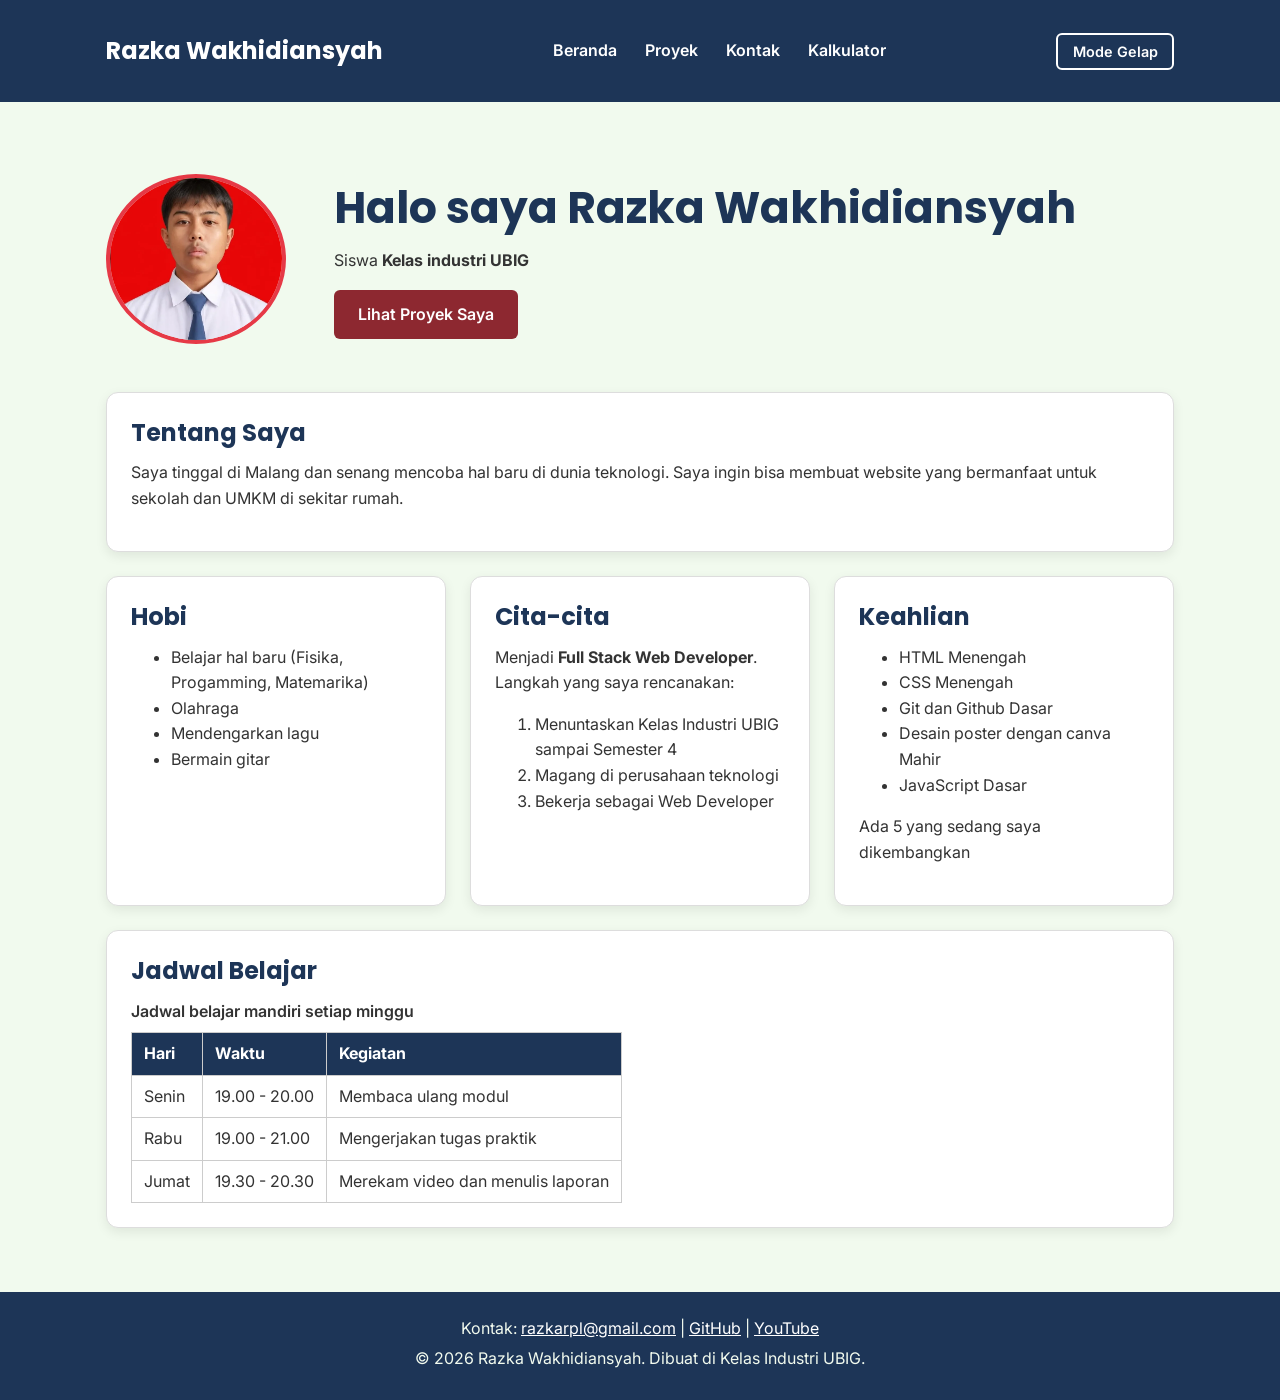
<file: index.html>
<!doctype html>
<html lang="id">
  <head>
    <meta charset="UTF-8" />
    <meta name="viewport" content="width=device-width, initial-scale=1.0" />
    <title>Razka Wakhidiansyah | Beranda</title>
    <meta name="description" content="Mari kita mengenal, murid SMK Brantas Karangkates, Razka Wakhidiansyah!" />
    <link rel="preconnect" href="https://fonts.googleapis.com" />
    <link rel="preconnect" href="https://fonts.gstatic.com" crossorigin />
    <link
      href="https://fonts.googleapis.com/css2?family=Inter:wght@400;600&family=Poppins:wght@600;700&display=optional"
      rel="stylesheet"
    />
    <link rel="stylesheet" href="css/style.css" />
  </head>
  <body>
    <header>
      <div class="container navbar">
        <h1>Razka Wakhidiansyah</h1>
        <nav class="menu-laptop">
          <ul>
            <li><a href="index.html">Beranda</a></li>
            <li><a href="proyek.html">Proyek</a></li>
            <li><a href="kontak.html">Kontak</a></li>
            <li><a href="/folder kalkulator/kalkulator.html">Kalkulator</a></li>
          </ul>
        </nav>
        <button type="button" id="tombol-tema" class="tombol-tema">
          Mode Gelap
        </button>
        <!-- Tantangan: menu ponsel yang bisa dibuka-tutup -->
        <details class="menu-ponsel">
          <summary>Menu</summary>
          <nav>
            <ul>
            <li><a href="index.html">Beranda</a></li>
            <li><a href="proyek.html">Proyek</a></li>
            <li><a href="kontak.html">Kontak</a></li>
            <li><a href="/folder kalkulator/kalkulator.html">Kalkulator</a></li>
            </ul>
          </nav>
        </details>
      </div>
    </header>

    <main>
      <div class="container">
        <section class="hero">
          <img
            src="image/foto-profil.webp"
            width="180"
            height="170"
            alt="Foto profil Razka Wakhidiansyah"
          />
          <div>
            <h2>Halo, saya Razka!</h2>
            <p>
              Siswa kelas X SMK, calon Junior Web Developer di Kelas Industri
              UBIG.
            </p>
            <a href="proyek.html" class="tombol">Lihat Proyek Saya</a>
          </div>
        </section>

        <section class="kartu">
          <h2>Tentang Saya</h2>
          <p>
            Saya tinggal di Malang dan senang mencoba hal baru di dunia
            teknologi. Saya ingin bisa membuat website yang bermanfaat untuk
            sekolah dan UMKM di sekitar rumah.
          </p>
        </section>

        <div class="daftar-kartu">
          <section class="kartu">
            <h2>Hobi</h2>
            <ul id="daftar-hobi">
              <li>Belajar hal baru (Fisika, Progamming, Matemarika)</li>
              <li>Olahraga</li>
              <li>Mendengarkan lagu</li>
            </ul>
          </section>

          <section class="kartu">
            <h2>Cita-cita</h2>
            <p>
              Menjadi <strong>Full Stack Web Developer</strong>. Langkah yang
              saya rencanakan:
            </p>
            <ol>
              <li>Menuntaskan Kelas Industri UBIG sampai Semester 4</li>
              <li>Magang di perusahaan teknologi</li>
              <li>Bekerja sebagai Web Developer</li>
            </ol>
          </section>

          <section class="kartu kartuskill">
            <h2>Keahlian</h2>
            <ul id="daftar-skill"></ul>
            <p id="jumlah-skill"></p>
          </section>
        </div>

        <section class="kartu">
          <h2>Jadwal Belajar</h2>
          <table>
            <caption>
              Jadwal belajar mandiri setiap minggu
            </caption>
            <thead>
              <tr>
                <th>Hari</th>
                <th>Waktu</th>
                <th>Kegiatan</th>
              </tr>
            </thead>
            <tbody>
              <tr>
                <td>Senin</td>
                <td>19.00 - 20.00</td>
                <td>Membaca ulang modul</td>
              </tr>
              <tr>
                <td>Rabu</td>
                <td>19.00 - 21.00</td>
                <td>Mengerjakan tugas praktik</td>
              </tr>
              <tr>
                <td>Jumat</td>
                <td>19.30 - 20.30</td>
                <td>Merekam video dan menulis laporan</td>
              </tr>
            </tbody>
          </table>
        </section>
      </div>
    </main>

    <footer>
      <p>
        Kontak: <a href="mailto:razkarplgmail.com">razkarpl@gmail.com</a> |
        <a href="https://github.com/RazkaRPL" target="_blank">GitHub</a> |
        <a href="https://www.youtube.com/@Razka_RPL" target="_blank">YouTube</a>
      </p>
      <p id="p2">&copy; 2026 Razka Wakhidiansyah. Dibuat di Kelas Industri UBIG.</p>
    </footer>
    <script src="/js/main.js" defer></script>
  </body>
</html>
</file>
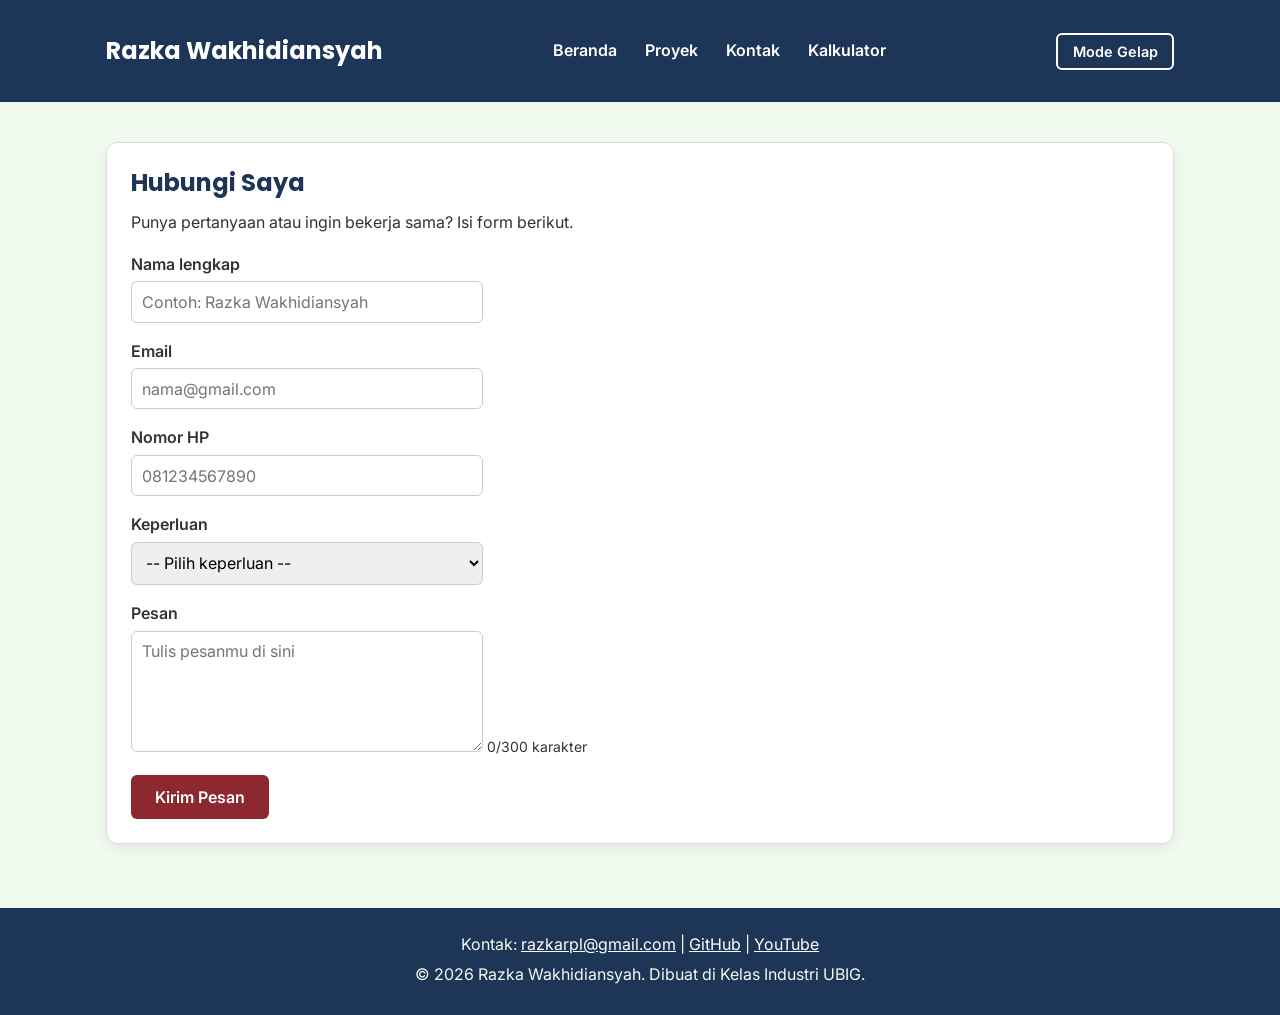
<file: kontak.html>
<!doctype html>
<html lang="id">
  <head>
    <meta charset="UTF-8" />
    <meta name="viewport" content="width=device-width, initial-scale=1.0" />
    <title>Razka Wakhidiansyah | Kontak</title>
    <meta name="description" content="Kontak saya Razka Wakhidiansyah, Jika ada pertanyaan." />
    <link rel="preconnect" href="https://fonts.googleapis.com" />
    <link rel="preconnect" href="https://fonts.gstatic.com" crossorigin />
    <link
      href="https://fonts.googleapis.com/css2?family=Inter:wght@400;600&family=Poppins:wght@600;700&display=swap"
      rel="stylesheet"
    />
    <link rel="stylesheet" href="css/style.css" />
  </head>
  <body>
    <header>
      <div class="container navbar">
        <h1>Razka Wakhidiansyah</h1>
        <nav class="menu-laptop">
          <ul>
            <li><a href="index.html">Beranda</a></li>
            <li><a href="proyek.html">Proyek</a></li>
            <li><a href="kontak.html">Kontak</a></li>
            <li><a href="/folder kalkulator/kalkulator.html">Kalkulator</a></li>
          </ul>
        </nav>
        <button type="button" id="tombol-tema" class="tombol-tema">
          Mode Gelap
        </button>
        <!-- Tantangan: menu ponsel yang bisa dibuka-tutup -->
        <details class="menu-ponsel">
          <summary>Menu</summary>
          <nav>
            <ul>
              <li><a href="index.html">Beranda</a></li>
              <li><a href="proyek.html">Proyek</a></li>
              <li><a href="kontak.html">Kontak</a></li>
              <li><a href="/folder kalkulator/kalkulator.html">Kalkulator</a></li>
            </ul>
          </nav>
        </details>
      </div>
    </header>

    <main>
      <div class="container">
        <section class="kartu">
          <h2>Hubungi Saya</h2>
          <p>Punya pertanyaan atau ingin bekerja sama? Isi form berikut.</p>

          <form>
            <p>
              <label for="nama">Nama lengkap</label><br />
              <input
                type="text"
                id="nama"
                name="nama"
                placeholder="Contoh: Razka Wakhidiansyah"
                required
              />
            </p>
            <p>
              <label for="email">Email</label><br />
              <input
                type="email"
                id="email"
                name="email"
                placeholder="nama@gmail.com"
                required
              />
            </p>
            <p>
              <label for="hp">Nomor HP</label><br />
              <input
                type="tel"
                id="hp"
                name="hp"
                placeholder="081234567890"
                required
              />
            </p>
            <p>
              <label for="keperluan">Keperluan</label><br />
              <select id="keperluan" name="keperluan" required>
                <option value="">-- Pilih keperluan --</option>
                <option value="bertanya">Bertanya</option>
                <option value="kerja-sama">Kerja sama proyek</option>
                <option value="lainnya">Lainnya</option>
              </select>
            </p>
            <p>
              <label for="pesan">Pesan</label><br />
              <textarea
                id="pesan"
                name="pesan"
                rows="5"
                cols="40"
                maxlength="300"
                placeholder="Tulis pesanmu di sini"
                required
              ></textarea>
              <span id="hitung-karakter" class="keterangan">0/300 karakter</span>
            </p>
            <button type="submit">Kirim Pesan</button>
          </form>
        </section>
      </div>
    </main>

    <footer>
      <p>
        Kontak:
        <a href="mailto:razkarpl@gmail.com">razkarpl@gmail.com</a> |
        <a href="https://github.com/" target="_blank">GitHub</a> |
        <a href="https://www.youtube.com/" target="_blank">YouTube</a>
      </p>
      <p id="p2">
        &copy; 2026 Razka Wakhidiansyah. Dibuat di Kelas Industri UBIG.
      </p>
    </footer>
    <script src="/js/main.js" defer></script>
  </body>
</html>
</file>
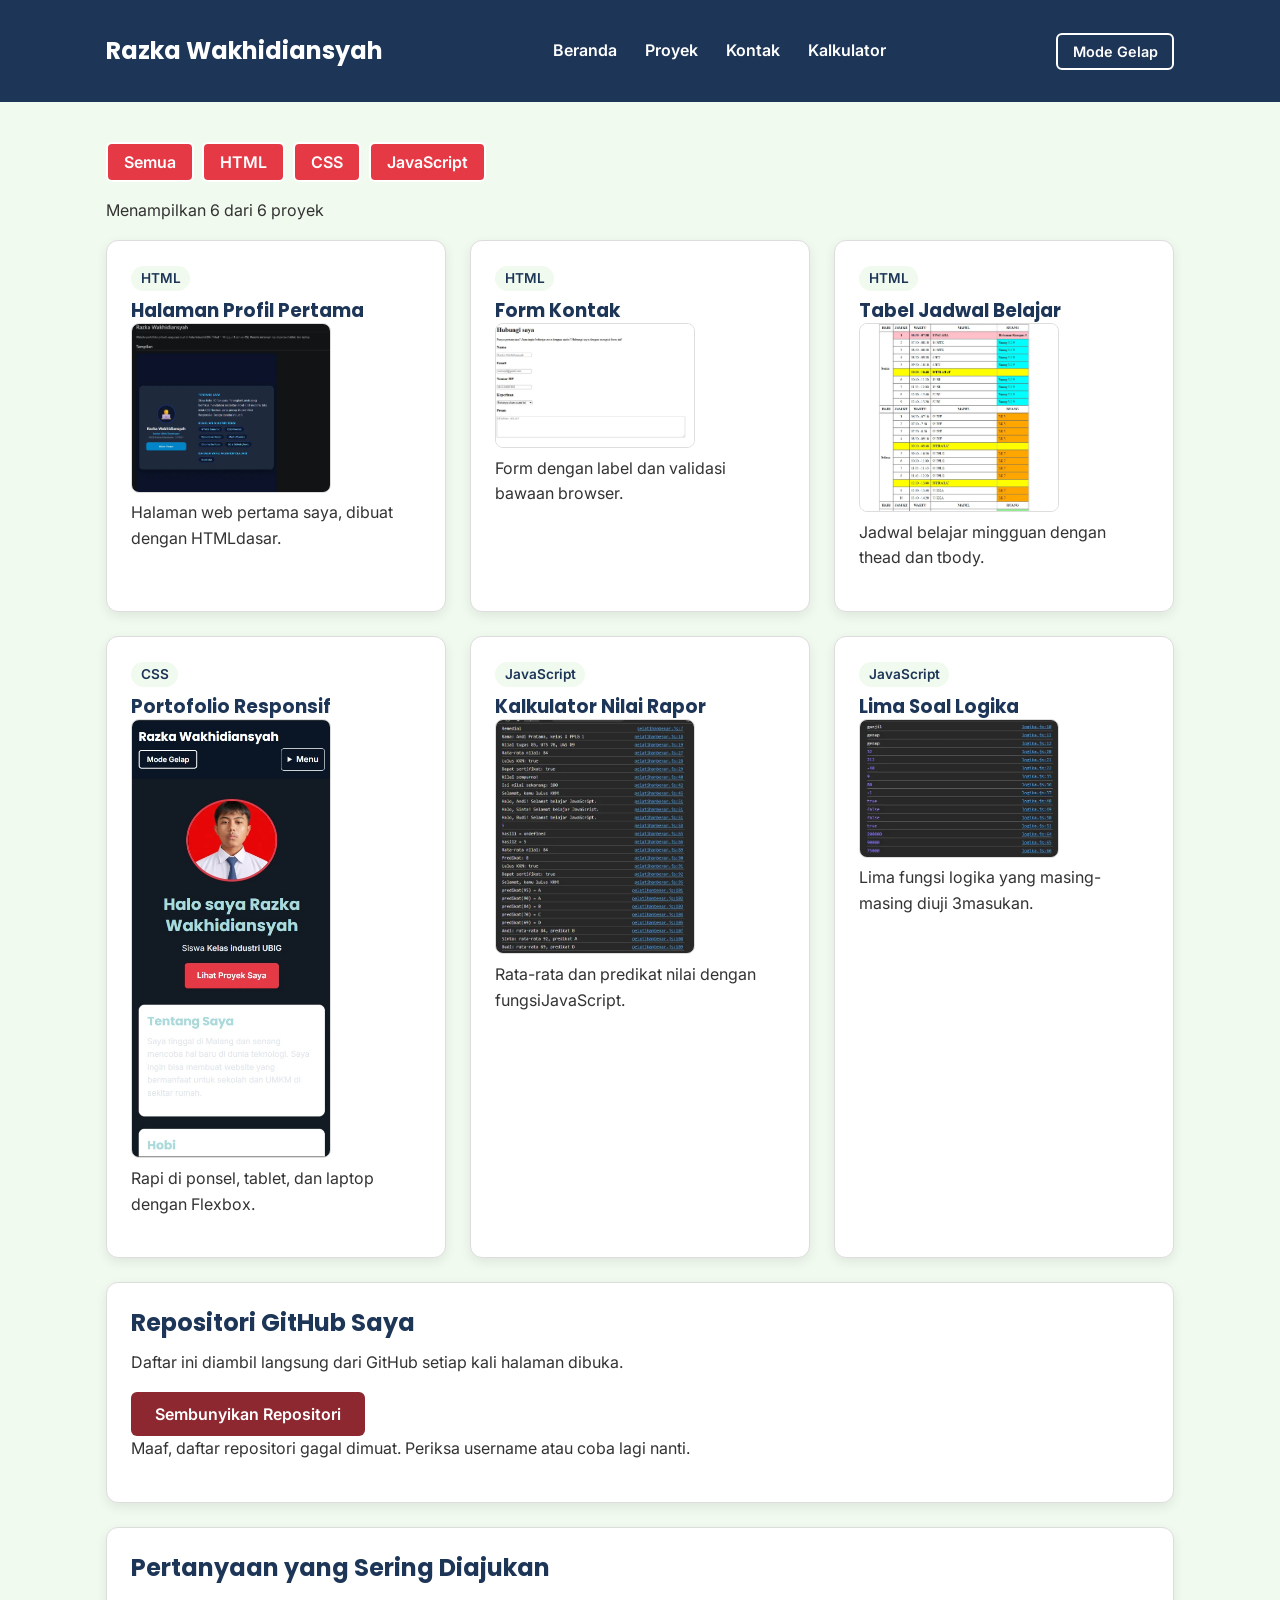
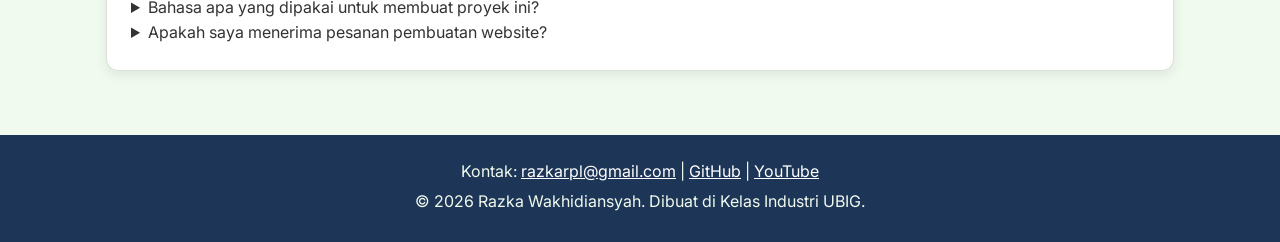
<file: proyek.html>
<!doctype html>
<html lang="id">
  <head>
    <meta charset="UTF-8" />
    <meta name="viewport" content="width=device-width, initial-scale=1.0" />
    <title>Razka Wakhidiansyah | Proyek</title>
    <meta name="description" content="Ini merupakan galeri dari segala proyek yang telah saya buat." />
    <link rel="preconnect" href="https://fonts.googleapis.com" />
    <link rel="preconnect" href="https://fonts.gstatic.com" crossorigin />
    <link
      href="https://fonts.googleapis.com/css2?family=Inter:wght@400;600&family=Poppins:wght@600;700&display=swap"
      rel="stylesheet"
    />
    <link rel="stylesheet" href="css/style.css"/>
  </head>
  <body>
    <header>
      <div class="container navbar">
        <h1>Razka Wakhidiansyah</h1>
        <nav class="menu-laptop">
          <ul>
            <li><a href="index.html">Beranda</a></li>
            <li><a href="proyek.html">Proyek</a></li>
            <li><a href="kontak.html">Kontak</a></li>
            <li><a href="/folder kalkulator/kalkulator.html">Kalkulator</a></li>
          </ul>
        </nav>
        <button type="button" id="tombol-tema" class="tombol-tema">
          Mode Gelap
        </button>
        <!-- Tantangan: menu ponsel yang bisa dibuka-tutup -->
        <details class="menu-ponsel">
          <summary>Menu</summary>
          <nav>
            <ul>
              <li><a href="index.html">Beranda</a></li>
              <li><a href="proyek.html">Proyek</a></li>
              <li><a href="kontak.html">Kontak</a></li>
              <li><a href="/folder kalkulator/kalkulator.html">Kalkulator</a></li>

            </ul>
          </nav>
        </details>
      </div>
    </header>

    <main>
      <div class="container">
        <div class="filter">

    <button type="button" class="tombol-filter active" id="filter-semua">Semua</button>

    <button type="button" class="tombol-filter active" id="filter-html">HTML</button>
    
    <button type="button" class="tombol-filter active" id="filter-css">CSS</button>

    <button type="button" class="tombol-filter active" id="filter-javascript">JavaScript</button>


  </div>

    <p id="jumlah-proyek"></p>
    <div class="daftar-kartu" id="daftar-proyek"></div>
    
  <section class="kartu">
      <h2>Repositori GitHub Saya</h2>
      <p>Daftar ini diambil langsung dari GitHub setiap kali halaman
      dibuka.</p>
      <button id="tombol-repo" class="tombol-kecil">Sembunyikan Repositori</button>
      <p id="status-repo"></p>
      <ul id="daftar-repo"></ul>
  </section>

        <!-- FAQ dengan details dan summary -->
        <section class="kartu">
          <h2>Pertanyaan yang Sering Diajukan</h2>
          <details>
            <summary>Bahasa apa yang dipakai untuk membuat proyek ini?</summary>
            <p>
             <p>Proyek di halaman ini dibuat dengan HTML, CSS, dan JavaScript.
                Pilih tombol kategori di atas untuk melihat proyek per bahasa.</p>
            </p>
          </details>
          <details>
            <summary>Apakah saya menerima pesanan pembuatan website?</summary>
            <p>
              Belum, saya masih belajar. Namun kamu tetap boleh menghubungi saya
              melalui halaman Kontak.
            </p>
          </details>
        </section>
      </div>
    </main>

    <footer>
      <p>
        Kontak: <a href="mailto:razkarpl@gmail.com">razkarpl@gmail.com</a> |
        <a href="https://github.com/RazkaRPL" target="_blank">GitHub</a> |
        <a href="https://www.youtube.com/@Razka_RPL" target="_blank">YouTube</a>
      </p>
      <p id="p2">
        &copy; 2026 Razka Wakhidiansyah. Dibuat di Kelas Industri UBIG.
      </p>
    </footer>
    <script src="/js/main.js"></script>
  </body>
</html>
</file>
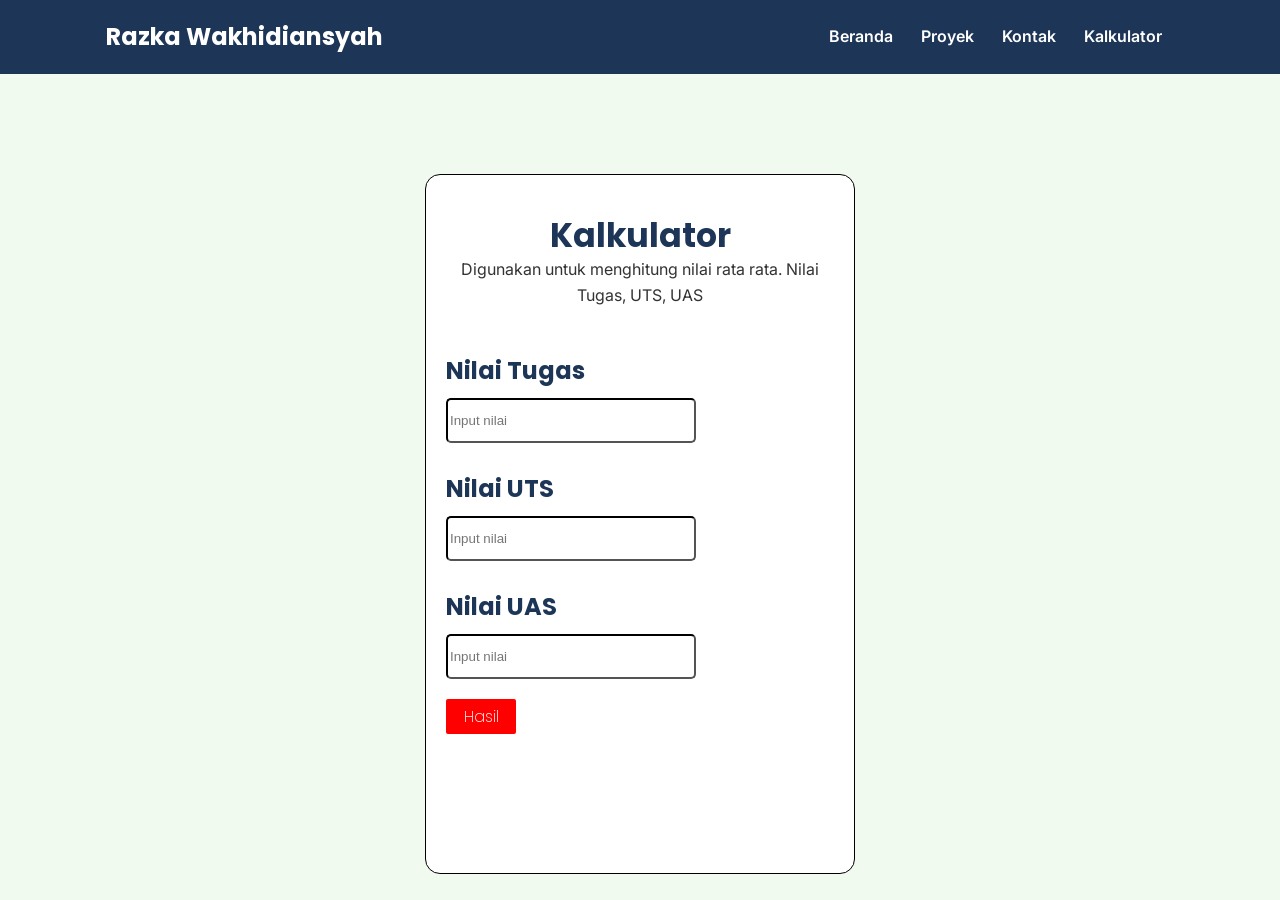
<file: folder kalkulator/kalkulator.html>
<!DOCTYPE html>
<html lang="en">
<head>
    <meta charset="UTF-8">
    <meta name="viewport" content="width=device-width, initial-scale=1.0">
    <title>Razka Wakhidiansyah | Beranda</title>
    <link rel="preconnect" href="https://fonts.googleapis.com">
    <link rel="preconnect" href="https://fonts.gstatic.com" crossorigin>
    <link href="https://fonts.googleapis.com/css2?family=Inter:wght@400;600&family=Poppins:wght@600;700&display=swap" rel="stylesheet">
    <link rel="stylesheet" href="/folder kalkulator/kalkulator.css">
</head>
<body>
    <header>
    <div class="container navbar">
      <h1>Razka Wakhidiansyah</h1>
      <nav class="menu-laptop">
        <ul>
          <li><a href="/index.html">Beranda</a></li>
          <li><a href="/proyek.html">Proyek</a></li>
          <li><a href="/kontak.html">Kontak</a></li>
          <li><a href="/folder kalkulator/kalkulator.html">Kalkulator</a></li>
        </ul>
      </nav>
      <!-- Tantangan: menu ponsel yang bisa dibuka-tutup -->
      <details class="menu-ponsel">
        <summary>Menu</summary>
        <nav>
          <ul>
            <li><a href="index.html">Beranda</a></li>
            <li><a href="proyek.html">Proyek</a></li>
            <li><a href="kontak.html">Kontak</a></li>
          </ul>
        </nav>
      </details>
    </div>
  </header>

  <section class="sectionkalkulator">
    <div class="kotak-kalkulator">
      <h1 class="kalkulatorh1">Kalkulator</h1>
      <p class="pkalkulator">Digunakan untuk menghitung nilai rata rata. Nilai Tugas, UTS, UAS
      </p>
      <div class="nilaitugas">
        <h2>
          Nilai Tugas
        </h2>
        <input type="number" min="0" max="100" placeholder="Input nilai" step="1" class="input1">
      </div>

      <div class="nilaiuts">
        <h2>
          Nilai UTS
        </h2>
        <input type="number" min="0" max="100" placeholder="Input nilai" step="1" class="input2">
      </div>

      <div class="nilaiuas">
        <h2>
          Nilai UAS
        </h2>
        <input type="number" min="0" max="100" placeholder="Input nilai" step="1" class="input3">
      </div>

      <button class="button-hasil"><h3 class="h3-button">Hasil</h3></button>

      <h2 id="output"></h2>
    </div>
  </section>

<script src="kalkulator.js" defer></script>
</body>
</html>
</file>
<file: css/style.css>
/* Gaya portofolio Andi Pratama
   Palet: #1D3557 (utama), #E63946 (aksen), #F1FAEE (latar)
   Huruf: Poppins (judul), Inter (isi)
   Tata letak: mobile first, titik ubah 768px (tablet) dan 1024px (laptop) */

/* 1. Reset */
* {
  box-sizing: border-box;
  margin: 0;
}

img {
  max-width: 100%;
  height: auto;
}

/* 2. Dasar halaman: warna dan huruf */
body {
  font-family: "Inter", Arial, sans-serif;
  font-size: 1rem;
  line-height: 1.6;
  color: var(--warna-teks);
  background-color: var(--warna-latar);
}

:root {
--warna-utama: #1D3557;
--warna-judul: #1D3557;
--warna-aksen: #E63946;
--warna-tautan: #E63946;
--warna-latar: #F1FAEE;
--warna-teks: #333333;
--warna-kartu: #FFFFFF;
--warna-garis: #DDDDDD;
}


body.gelap {
--warna-utama: #0B1526;
--warna-judul: #A8DADC;
--warna-tautan: #FF8A8A;
--warna-latar: #121A24;
--warna-teks: #E3E8EE;
--warna-kartu: #1C2836;
--warna-garis: #34465A;
}

h1, h2, h3 {
  font-family: "Poppins", Arial, sans-serif;
  color: var(--warna-judul);
  line-height: 1.3;
}

h2 {
  margin-bottom: 0.75rem;
}

p, ul, ol {
  margin-bottom: 1rem;
}

a {
  color: var(--warna-tautan);
}

/* 3. Wadah, header, dan menu */
.container {
  max-width: 1100px;
  min-height: 70px;
  margin: 0 auto;
  padding: 0 1rem;
}

header {
  background-color: var(--warna-utama);
  color: #FFFFFF;
  padding: 1rem 0;
}

header h1 {
  color: #FFFFFF;
  font-size: 1.5rem;
}

.navbar {
  position: relative;
  display: flex;
  flex-wrap: wrap;
  justify-content: space-between;
  align-items: center;
  gap: 0.5rem;
}


nav ul {
  display: flex;
  gap: 0.25rem;
  padding: 0;
  margin: 0;
  list-style: none;
}

nav a {
  display: inline-block;
  padding: 0.5rem 0.75rem;
  border-radius: 6px;
  color: #FFFFFF;
  font-weight: 600;
  text-decoration: none;
}

.tombol-tema {
padding: 0.5rem 0.9rem;
border: 2px solid #FFFFFF;
background-color: transparent;
font-size: 0.9rem;
}

/* Tantangan: menu ponsel buka-tutup dengan details */
.menu-laptop {
  display: none;
}

.menu-ponsel summary {
  padding: 0.5rem 0.75rem;
  border: 1px solid #FFFFFF;
  border-radius: 6px;
  font-weight: 600;
  cursor: pointer;
}

.menu-ponsel ul {
  position: absolute;
  top: 100%;
  right: 0;
  left: 0;
  background-color: var(--warna-utama);
  padding: 0.5rem 1rem 1rem;
  flex-direction: column;
  margin-top: 0.5rem;
  z-index: 100;
  box-shadow: 0 4px 12px rgba(0,0,0,0.2);
}


/* 4. Isi utama, hero, dan kartu */
main {
  padding: 1.5rem 0;
}

.hero {
  display: flex;
  flex-direction: column;
  align-items: center;
  gap: 1.5rem;
  padding: 1rem 0 2rem;
  text-align: center;
}

.hero img {
  border: 4px solid #E63946;
  border-radius: 50%;
  width: 180px;
  height: 170px;
}

.hero h2 {
  font-size: 2rem;
}

.tombol {
  display: inline-block;
  padding: 0.75rem 1.5rem;
  border-radius: 6px;
  background-color: #8d2830;
  color: #FFFFFF;
  font-weight: 600;
  text-decoration: none;
}

.kartu {
  background-color: #FFFFFF;
  padding: 1rem;
  margin-bottom: 1.5rem;
  border: 1px solid #DDDDDD;
  border-radius: 12px;
  box-shadow: 0 4px 12px rgba(0, 0, 0, 0.08);
}

.kartuskill{
  min-width: 180px;
  min-height: 170px;
}

.daftar-kartu {
  display: flex;
  flex-wrap: wrap;
  gap: 1.5rem;
  margin-bottom: 1.5rem;
}

.daftar-kartu .kartu {
  flex: 1 1 280px;
  margin-bottom: 0;
}

article img {
  border-radius: 8px;
  border: 1px solid #DDDDDD;
}

/* 5. Tabel */
table {
  border-collapse: collapse;
}

caption {
  font-weight: 600;
  text-align: left;
  margin-bottom: 0.5rem;
}

th, td {
  border: 1px solid #CCCCCC;
  padding: 0.5rem 0.75rem;
  text-align: left;
}

th {
  background-color: var(--warna-utama);
  color: #FFFFFF;
}

/* 6. Form */
label {
  font-weight: 600;
}

input, select, textarea {
  width: 100%;
  max-width: 22rem;
  padding: 0.6rem;
  margin-top: 0.25rem;
  border: 1px solid #CCCCCC;
  border-radius: 6px;
  font-family: inherit;
  font-size: 1rem;
}

button {
  padding: 0.75rem 1.5rem;
  border: none;
  border-radius: 6px;
  background-color: #8d2830;
  color: #FFFFFF;
  font-family: inherit;
  font-size: 1rem;
  font-weight: 600;
  cursor: pointer;
}

/* 7. Footer */
footer {
  background-color: var(--warna-utama);
  color: #F1FAEE;
  text-align: center;
  padding: 1.5rem;
}

footer p {
  margin-bottom: 0.25rem;
}

footer a {
  color: #FFFFFF;
}

/* 8. Tablet: lebar layar 768px ke atas */
@media (min-width: 768px) {
  .menu-laptop {
    display: block;
  }

  .menu-ponsel {
    display: none;
  }

  .hero {
    flex-direction: row;
    padding: 2rem 0 3rem;
    text-align: left;
  }

  .kartu {
    padding: 1.5rem;
  }
}

/* 9. Laptop: lebar layar 1024px ke atas */
@media (min-width: 1024px) {
  main {
    padding: 2.5rem 0;
  }

  .hero {
    gap: 3rem;
  }

  .hero h2 {
    font-size: 2.75rem;
  }
}

.keterangan {
font-size: 0.875rem;
}

.filter {
display: flex;
flex-wrap: wrap;
gap: 0.5rem;
margin-bottom: 1rem;
}
.tombol-filter {
padding: 0.5rem 1rem;
border: 2px solid var(--warna-garis);
background-color: var(--warna-kartu);
color: var(--warna-judul);
}
.label {
display: inline-block;
padding: 0.1rem 0.6rem;
margin-bottom: 0.5rem;
border-radius: 999px;
background-color: var(--warna-latar);
color: var(--warna-judul);
font-size: 0.85rem;
font-weight: 600;
}

.tombol-filter.active{
  padding: 0.5rem 1rem;
  border: 2px solid;
  background-color: #E63946;
  color: #FFFFFF;
}

.repo-daftar.gone{
  display: none;
}

.tombol-kecil{
  white-space: nowrap;
}

#daftar-repo.tersembunyikan{
  display: none;
}

/* 1. Samakan ukuran font cadangan dengan Inter agar tidak bergeser saat swap */
@font-face {
  font-family: "Inter-Fallback";
  src: local("Arial");
  size-adjust: 107%;
  ascent-override: 90%;
  descent-override: 22%;
  line-gap-override: 0%;
}

/* 2. Samakan ukuran font cadangan dengan Poppins agar judul tidak bergeser saat swap */
@font-face {
  font-family: "Poppins-Fallback";
  src: local("Arial");
  size-adjust: 112%;
  ascent-override: 93%;
  descent-override: 30%;
  line-gap-override: 0%;
}
</file>
<file: folder kalkulator/kalkulator.css>
* {
  box-sizing: border-box;
  margin: 0;
}



/* 2. Dasar halaman: warna dan huruf */
body {
  font-family: "Inter", Arial, sans-serif;
  font-size: 1rem;
  line-height: 1.6;
  color: #333333;
  background-color: #F1FAEE;
}

h1, h2, h3 {
  font-family: "Poppins", Arial, sans-serif;
  color: #1D3557;
  line-height: 1.3;
}

h2 {
  margin-bottom: 0.75rem;
}

p, ul, ol {
  margin-bottom: 1rem;
}

a {
  color: #E63946;
}


.container {
  max-width: 1100px;
  margin: 0 auto;
  padding: 0 1rem;
}

header {
  background-color: #1D3557;
  color: #FFFFFF;
  padding: 1rem 0;
}

header h1 {
  color: #FFFFFF;
  font-size: 1.5rem;
}

.navbar {
  display: flex;
  flex-wrap: wrap;
  justify-content: space-between;
  align-items: center;
  gap: 0.5rem;
}

nav ul {
  display: flex;
  gap: 0.25rem;
  padding: 0;
  margin: 0;
  list-style: none;
}

nav a {
  display: inline-block;
  padding: 0.5rem 0.75rem;
  border-radius: 6px;
  color: #FFFFFF;
  font-weight: 600;
  text-decoration: none;
}

/* menu laptop dan hp */
.menu-laptop {
  display: none;
}

.menu-ponsel summary {
  padding: 0.5rem 0.75rem;
  border: 1px solid #FFFFFF;
  border-radius: 6px;
  font-weight: 600;
  cursor: pointer;
}

.menu-ponsel ul {
  flex-direction: column;
  margin-top: 0.5rem;
}

/* 8. Tablet: lebar layar 768px ke atas */
@media (min-width: 768px) {
  .menu-laptop {
    display: block;
  }

  .menu-ponsel {
    display: none;
  }

  .hero {
    flex-direction: row;
    padding: 2rem 0 3rem;
    text-align: left;
  }

  .kartu {
    padding: 1.5rem;
  }
}

/* 9. Laptop: lebar layar 1024px ke atas */
@media (min-width: 1024px) {
  main {
    padding: 2.5rem 0;
  }

  .hero {
    gap: 3rem;
  }

  .hero h2 {
    font-size: 2.75rem;
  }
}

.sectionkalkulator{
    display: flex;
    justify-content: center;
    padding-top: 100px;
}

.kotak-kalkulator{
    background-color: white;
    border: solid 1px black;
    border-radius: 15px;
    width: 430px;
    height: 700px;
    display: flex;
    flex-direction: column;
    padding: 20px;
}

.kalkulatorh1{
    padding-top: 20px;
    text-align: center;
    font-size: 33px;
}

.pkalkulator{
    text-align: center;
    padding-left: 0;
}

input{
    width: 250px;
    height: 45px;
    border-radius: 5px;
    border-color: black;
    
}

.nilaitugas{
    padding-top: 30px;
}

.nilaiuts{
    padding-top: 30px;
}

.nilaiuas{
    padding-top: 30px;
}

.button-hasil{
    margin-top: 20px;
    background-color: red;
    border: none;
    border-radius: 2px;
    width: 70px;
    height: 35px;
    transition: 1s ease;
}

.h3-button{
    color: white;
    font-weight: 200;
}

#output{
    padding-top: 20px;
}

.button-hasil:hover{
    scale: 1.05;

}
</file>
